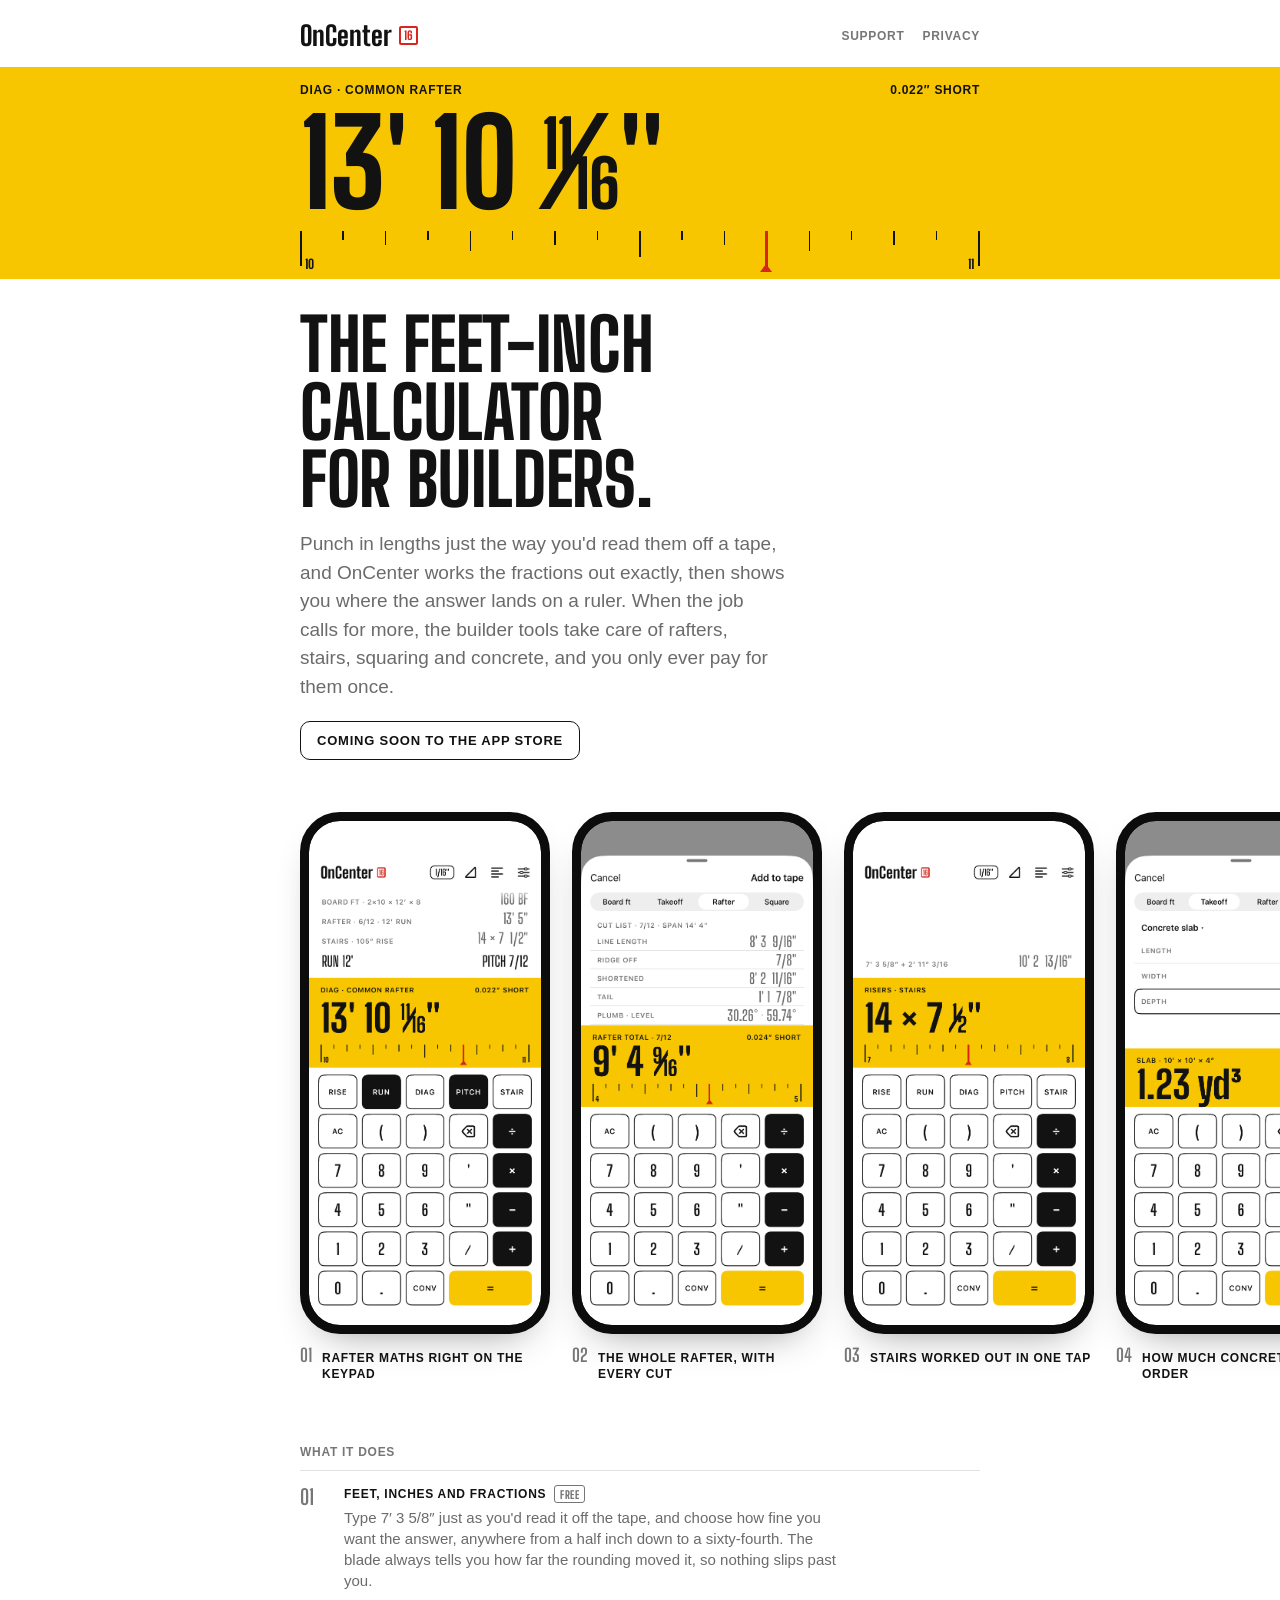
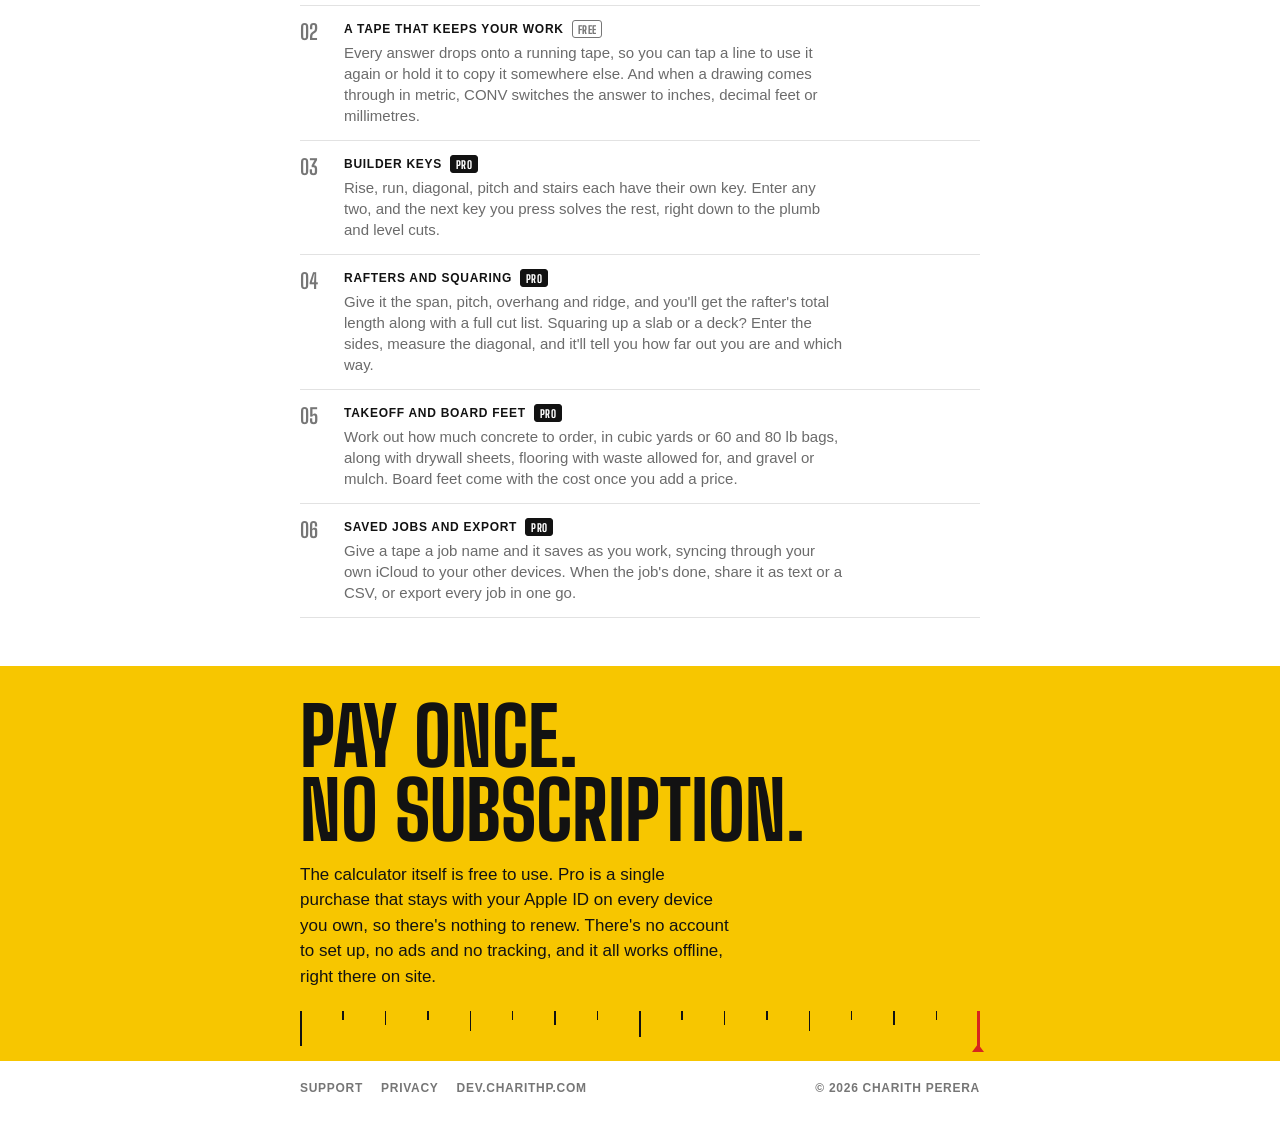
<file: index.html>
<!DOCTYPE html>
<html lang="en">
<head>
  <meta charset="UTF-8">
  <meta name="viewport" content="width=device-width, initial-scale=1.0">
  <title>OnCenter — Feet &amp; Inch Calculator for Builders</title>
  <meta name="description" content="OnCenter is a feet-inch-fraction calculator for builders. Exact fractions, proved on the ruler. Rafters, stairs, squaring, board feet and concrete takeoff. Pay once, no subscription.">
  <meta property="og:title" content="OnCenter — Feet &amp; Inch Calculator for Builders">
  <meta property="og:description" content="Exact fractions, proved on the ruler. Rafters, stairs and takeoff. Pay once, no subscription.">
  <meta property="og:type" content="website">
  <meta name="theme-color" content="#F7C600">
  <link rel="icon" href="data:image/svg+xml,%3Csvg%20xmlns='http://www.w3.org/2000/svg'%20viewBox='0%200%2032%2032'%3E%3Crect%20width='32'%20height='32'%20rx='7'%20fill='%23F7C600'/%3E%3Crect%20x='5'%20y='5'%20width='14'%20height='11'%20rx='1'%20fill='none'%20stroke='%23D7261E'%20stroke-width='2'/%3E%3Cpath%20d='M6%2032V24M11%2032V27M16%2032V24M21%2032V27M26%2032V24'%20stroke='%23121212'%20stroke-width='2'/%3E%3C/svg%3E">
  <link rel="preconnect" href="https://fonts.googleapis.com">
  <link rel="preconnect" href="https://fonts.gstatic.com" crossorigin>
  <link href="https://fonts.googleapis.com/css2?family=Big+Shoulders+Display:wght@600;700;800&display=swap" rel="stylesheet">
  <link rel="stylesheet" href="styles.css">
</head>
<body>
  <header class="wrap top">
    <a class="wordmark" href="index.html" aria-label="OnCenter">OnCenter<span class="badge" aria-hidden="true">16</span></a>
    <nav aria-label="Site">
      <a href="support.html">Support</a>
      <a href="privacy.html">Privacy</a>
    </nav>
  </header>

  <!-- The hero is the app's blade, full-bleed: one answer and the ruler that proves it. -->
  <section class="blade" aria-label="An example answer: a common rafter of 13 feet 10 and 11 sixteenths inches, marked on the ruler">
    <div class="wrap">
      <div class="line"><span>Diag · common rafter</span><span>0.022″ short</span></div>
      <div class="answer" aria-hidden="true">13′ 10 <span class="num-top">11</span>⁄<span class="num-bottom">16</span>″</div>
      <div class="ruler" aria-hidden="true" data-from="10" data-tick="11"></div>
    </div>
  </section>

  <main>
    <section class="wrap intro">
      <h1>The feet-inch calculator for builders.</h1>
      <p class="lead">Punch in lengths just the way you'd read them off a tape, and OnCenter works the fractions out exactly, then shows you where the answer lands on a ruler. When the job calls for more, the builder tools take care of rafters, stairs, squaring and concrete, and you only ever pay for them once.</p>
      <span class="soon">Coming soon to the App Store</span>
    </section>

    <!-- The tape: the app's screens in a row, read left to right like a tape measure. -->
    <section class="screens" aria-label="Screens from the app">
      <div class="strip">
        <figure>
          <div class="phone"><picture><source srcset="screenshots/01-calculator-dark.png" media="(prefers-color-scheme: dark)"><img src="screenshots/01-calculator.png" alt="The OnCenter calculator: a tape of board feet, rafter and stair answers above the yellow blade, which reads 13 feet 10 and 11 sixteenths inches with the red tick on the ruler, over the builder keys and keypad" loading="eager" width="1206" height="2622"></picture></div>
          <figcaption><span class="n">01</span>Rafter maths right on the keypad</figcaption>
        </figure>
        <figure>
          <div class="phone"><picture><source srcset="screenshots/02-rafter-dark.png" media="(prefers-color-scheme: dark)"><img src="screenshots/02-rafter.png" alt="The Rafter calculator's cut list for a 7/12 pitch over a 14 foot 4 inch span: line length, ridge off, shortened length, tail, and plumb and level cut angles, with the rafter total of 9 feet 4 and 9 sixteenths inches on the blade" loading="lazy" width="1206" height="2622"></picture></div>
          <figcaption><span class="n">02</span>The whole rafter, with every cut</figcaption>
        </figure>
        <figure>
          <div class="phone"><picture><source srcset="screenshots/03-stairs-dark.png" media="(prefers-color-scheme: dark)"><img src="screenshots/03-stairs.png" alt="A fraction sum on the tape, 7 feet 3 and 5 eighths plus 2 feet 11 and 3 sixteenths equals 10 feet 2 and 13 sixteenths, and the blade showing 14 risers of 7 and a half inches" loading="lazy" width="1206" height="2622"></picture></div>
          <figcaption><span class="n">03</span>Stairs worked out in one tap</figcaption>
        </figure>
        <figure>
          <div class="phone"><picture><source srcset="screenshots/04-takeoff-dark.png" media="(prefers-color-scheme: dark)"><img src="screenshots/04-takeoff.png" alt="The Takeoff calculator for a 10 by 10 foot concrete slab 4 inches deep: 1.23 cubic yards, or 56 eighty-pound bags" loading="lazy" width="1206" height="2622"></picture></div>
          <figcaption><span class="n">04</span>How much concrete to order</figcaption>
        </figure>
      </div>
    </section>

    <section class="wrap ledger" aria-labelledby="what">
      <h2 id="what" class="label">What it does</h2>
      <ol>
        <li>
          <span class="n">01</span>
          <div><b>Feet, inches and fractions <em class="tag">Free</em></b>
          <span>Type 7′ 3 5/8″ just as you'd read it off the tape, and choose how fine you want the answer, anywhere from a half inch down to a sixty-fourth. The blade always tells you how far the rounding moved it, so nothing slips past you.</span></div>
        </li>
        <li>
          <span class="n">02</span>
          <div><b>A tape that keeps your work <em class="tag">Free</em></b>
          <span>Every answer drops onto a running tape, so you can tap a line to use it again or hold it to copy it somewhere else. And when a drawing comes through in metric, CONV switches the answer to inches, decimal feet or millimetres.</span></div>
        </li>
        <li>
          <span class="n">03</span>
          <div><b>Builder keys <em class="tag pro">Pro</em></b>
          <span>Rise, run, diagonal, pitch and stairs each have their own key. Enter any two, and the next key you press solves the rest, right down to the plumb and level cuts.</span></div>
        </li>
        <li>
          <span class="n">04</span>
          <div><b>Rafters and squaring <em class="tag pro">Pro</em></b>
          <span>Give it the span, pitch, overhang and ridge, and you'll get the rafter's total length along with a full cut list. Squaring up a slab or a deck? Enter the sides, measure the diagonal, and it'll tell you how far out you are and which way.</span></div>
        </li>
        <li>
          <span class="n">05</span>
          <div><b>Takeoff and board feet <em class="tag pro">Pro</em></b>
          <span>Work out how much concrete to order, in cubic yards or 60 and 80 lb bags, along with drywall sheets, flooring with waste allowed for, and gravel or mulch. Board feet come with the cost once you add a price.</span></div>
        </li>
        <li>
          <span class="n">06</span>
          <div><b>Saved jobs and export <em class="tag pro">Pro</em></b>
          <span>Give a tape a job name and it saves as you work, syncing through your own iCloud to your other devices. When the job's done, share it as text or a CSV, or export every job in one go.</span></div>
        </li>
      </ol>
    </section>

    <!-- The price callout: the paywall's promise, with no figure (the price is StoreKit's, local to each store). -->
    <section class="paid" aria-labelledby="paid">
      <div class="wrap">
        <h2 id="paid">Pay once.<br>No subscription.</h2>
        <p>The calculator itself is free to use. Pro is a single purchase that stays with your Apple ID on every device you own, so there's nothing to renew. There's no account to set up, no ads and no tracking, and it all works offline, right there on site.</p>
        <!-- The tick at 16/16, Settings' "Paid in full": no numerals, as there. -->
        <div class="ruler" aria-hidden="true" data-from="0" data-tick="16" data-numbers="false"></div>
      </div>
    </section>
  </main>

  <footer>
    <div class="wrap">
      <nav aria-label="Footer">
        <a href="support.html">Support</a>
        <a href="privacy.html">Privacy</a>
        <a href="https://dev.charithp.com">dev.charithp.com</a>
      </nav>
      <span>© 2026 Charith Perera</span>
    </div>
  </footer>

  <script>
    // Each ruler: one inch in sixteenths from data-from, the red tick at
    // data-tick sixteenths. Heights as the app draws them (RulerStrip):
    // whole, half, quarter, eighth, sixteenth.
    document.querySelectorAll('.ruler').forEach(function (ruler) {
      var from = Number(ruler.dataset.from), tick = Number(ruler.dataset.tick);
      var heights = [0.88, 0.22, 0.36, 0.22, 0.5, 0.22, 0.36, 0.22, 0.66, 0.22, 0.36, 0.22, 0.5, 0.22, 0.36, 0.22, 0.88];
      heights.forEach(function (h, i) {
        var t = document.createElement('span');
        t.className = 'tick';
        t.style.left = 'calc(' + (i / 16 * 100) + '% - ' + (i / 16 * 2) + 'px)';
        t.style.height = (h * 100) + '%';
        if (i === 0 || i === 16) t.style.width = '2px';
        ruler.appendChild(t);
      });
      if (ruler.dataset.numbers !== 'false') {
        var left = document.createElement('span');
        left.className = 'num'; left.textContent = from; left.style.left = '5px';
        var right = document.createElement('span');
        right.className = 'num'; right.textContent = from + 1; right.style.right = '6px';
        ruler.append(left, right);
      }
      var mark = document.createElement('span');
      mark.className = 'mark';
      mark.style.left = 'calc(' + (tick / 16 * 100) + '% - ' + (tick / 16 * 2 + 0.5) + 'px)';
      ruler.append(mark);
    });
  </script>
</body>
</html>
</file>
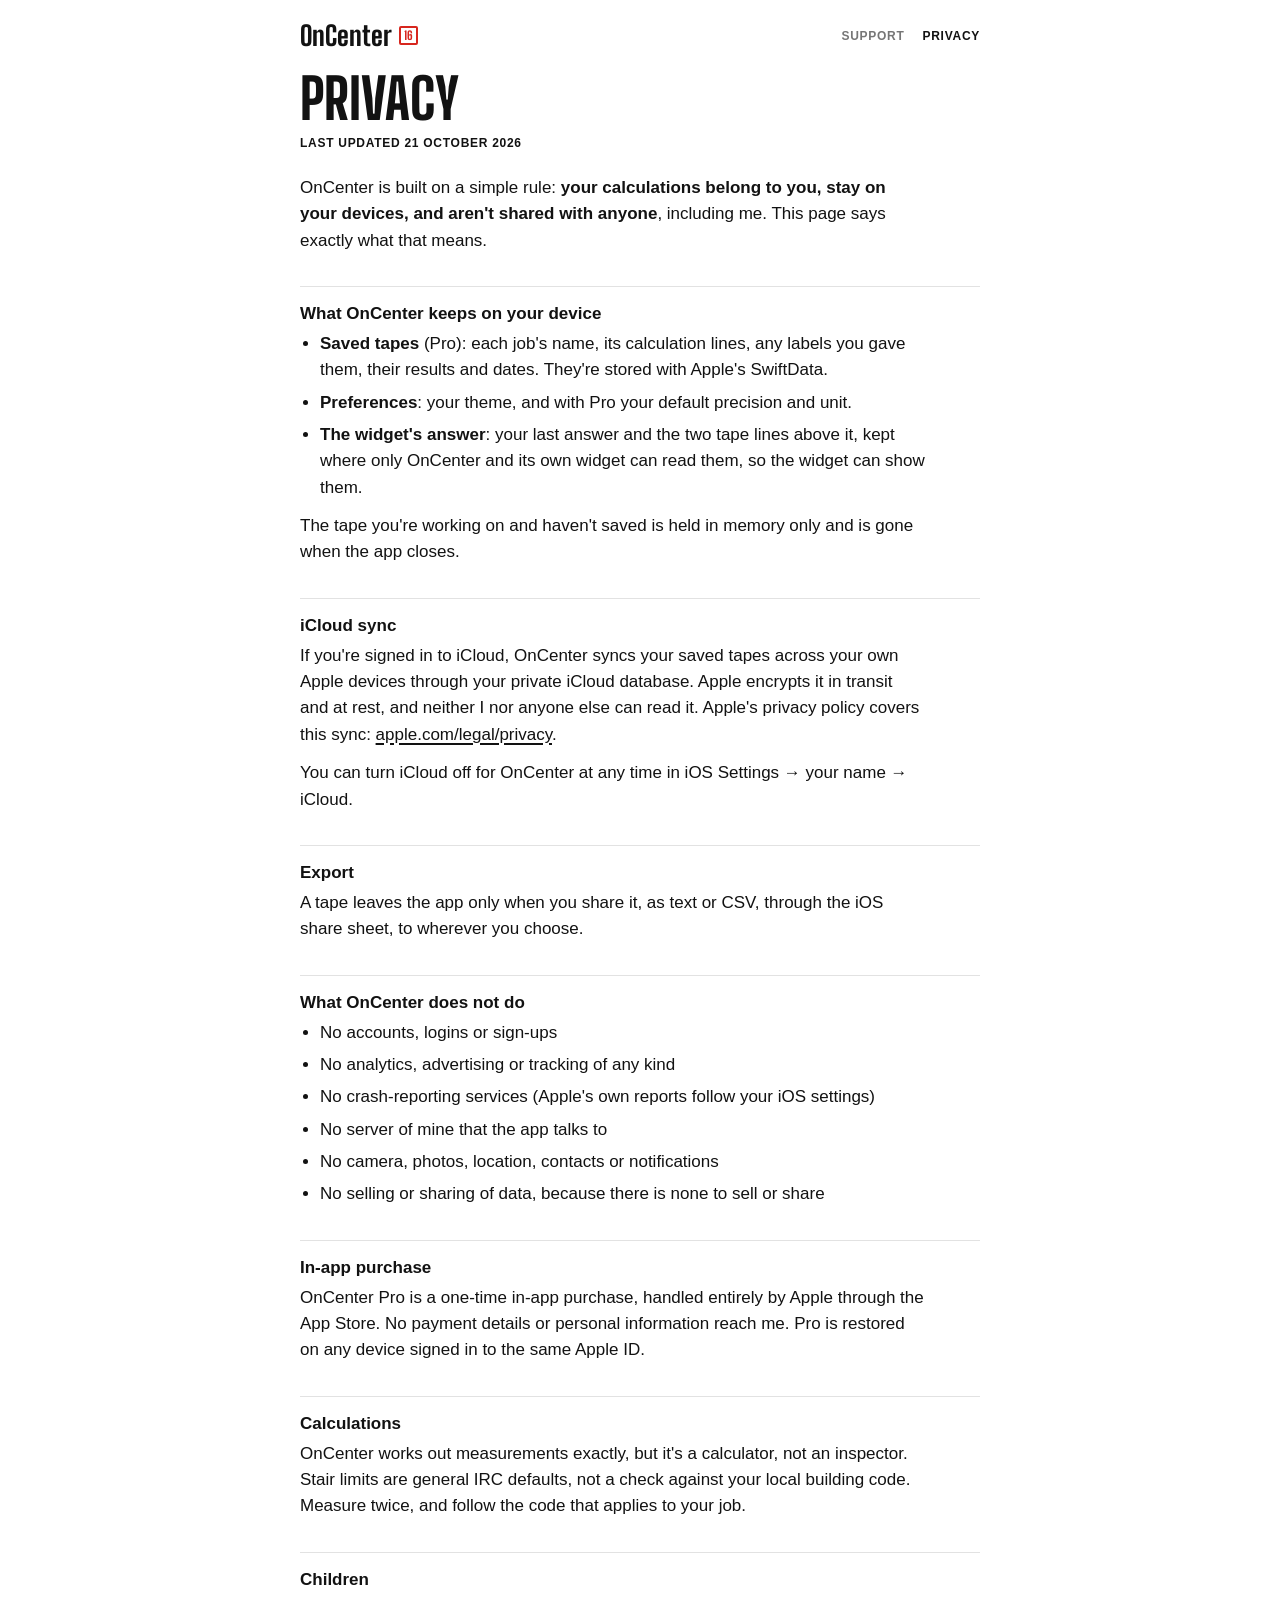
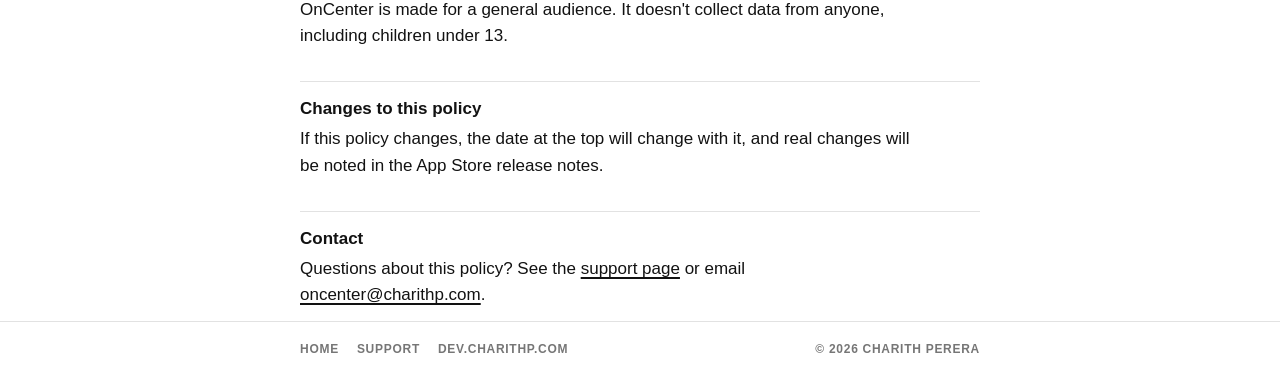
<file: privacy.html>
<!DOCTYPE html>
<html lang="en">
<head>
  <meta charset="UTF-8">
  <meta name="viewport" content="width=device-width, initial-scale=1.0">
  <title>Privacy Policy — OnCenter</title>
  <meta name="description" content="OnCenter's privacy policy: your tapes stay on your device and in your own iCloud. No account, no analytics, no tracking.">
  <link rel="icon" href="data:image/svg+xml,%3Csvg%20xmlns='http://www.w3.org/2000/svg'%20viewBox='0%200%2032%2032'%3E%3Crect%20width='32'%20height='32'%20rx='7'%20fill='%23F7C600'/%3E%3Crect%20x='5'%20y='5'%20width='14'%20height='11'%20rx='1'%20fill='none'%20stroke='%23D7261E'%20stroke-width='2'/%3E%3Cpath%20d='M6%2032V24M11%2032V27M16%2032V24M21%2032V27M26%2032V24'%20stroke='%23121212'%20stroke-width='2'/%3E%3C/svg%3E">
  <link rel="preconnect" href="https://fonts.googleapis.com">
  <link rel="preconnect" href="https://fonts.gstatic.com" crossorigin>
  <link href="https://fonts.googleapis.com/css2?family=Big+Shoulders+Display:wght@600;700;800&display=swap" rel="stylesheet">
  <link rel="stylesheet" href="styles.css">
</head>
<body>
  <header class="wrap top">
    <a class="wordmark" href="index.html" aria-label="OnCenter home">OnCenter<span class="badge" aria-hidden="true">16</span></a>
    <nav aria-label="Site">
      <a href="support.html">Support</a>
      <a href="privacy.html" aria-current="page">Privacy</a>
    </nav>
  </header>

  <main class="wrap doc">
    <h1>Privacy</h1>
    <p class="updated label">Last updated 21 October 2026</p>

    <p>OnCenter is built on a simple rule: <strong>your calculations belong to you, stay on your devices, and aren't shared with anyone</strong>, including me. This page says exactly what that means.</p>

    <h2>What OnCenter keeps on your device</h2>
    <ul>
      <li><strong>Saved tapes</strong> (Pro): each job's name, its calculation lines, any labels you gave them, their results and dates. They're stored with Apple's SwiftData.</li>
      <li><strong>Preferences</strong>: your theme, and with Pro your default precision and unit.</li>
      <li><strong>The widget's answer</strong>: your last answer and the two tape lines above it, kept where only OnCenter and its own widget can read them, so the widget can show them.</li>
    </ul>
    <p>The tape you're working on and haven't saved is held in memory only and is gone when the app closes.</p>

    <h2>iCloud sync</h2>
    <p>If you're signed in to iCloud, OnCenter syncs your saved tapes across your own Apple devices through your private iCloud database. Apple encrypts it in transit and at rest, and neither I nor anyone else can read it. Apple's privacy policy covers this sync: <a href="https://www.apple.com/legal/privacy/">apple.com/legal/privacy</a>.</p>
    <p>You can turn iCloud off for OnCenter at any time in iOS Settings → your name → iCloud.</p>

    <h2>Export</h2>
    <p>A tape leaves the app only when you share it, as text or CSV, through the iOS share sheet, to wherever you choose.</p>

    <h2>What OnCenter does not do</h2>
    <ul>
      <li>No accounts, logins or sign-ups</li>
      <li>No analytics, advertising or tracking of any kind</li>
      <li>No crash-reporting services (Apple's own reports follow your iOS settings)</li>
      <li>No server of mine that the app talks to</li>
      <li>No camera, photos, location, contacts or notifications</li>
      <li>No selling or sharing of data, because there is none to sell or share</li>
    </ul>

    <h2>In-app purchase</h2>
    <p>OnCenter Pro is a one-time in-app purchase, handled entirely by Apple through the App Store. No payment details or personal information reach me. Pro is restored on any device signed in to the same Apple ID.</p>

    <h2>Calculations</h2>
    <p>OnCenter works out measurements exactly, but it's a calculator, not an inspector. Stair limits are general IRC defaults, not a check against your local building code. Measure twice, and follow the code that applies to your job.</p>

    <h2>Children</h2>
    <p>OnCenter is made for a general audience. It doesn't collect data from anyone, including children under 13.</p>

    <h2>Changes to this policy</h2>
    <p>If this policy changes, the date at the top will change with it, and real changes will be noted in the App Store release notes.</p>

    <h2>Contact</h2>
    <p>Questions about this policy? See the <a href="support.html">support page</a> or email <a href="mailto:oncenter@charithp.com">oncenter@charithp.com</a>.</p>
  </main>

  <footer>
    <div class="wrap">
      <nav aria-label="Footer">
        <a href="index.html">Home</a>
        <a href="support.html">Support</a>
        <a href="https://dev.charithp.com">dev.charithp.com</a>
      </nav>
      <span>© 2026 Charith Perera</span>
    </div>
  </footer>
</body>
</html>
</file>
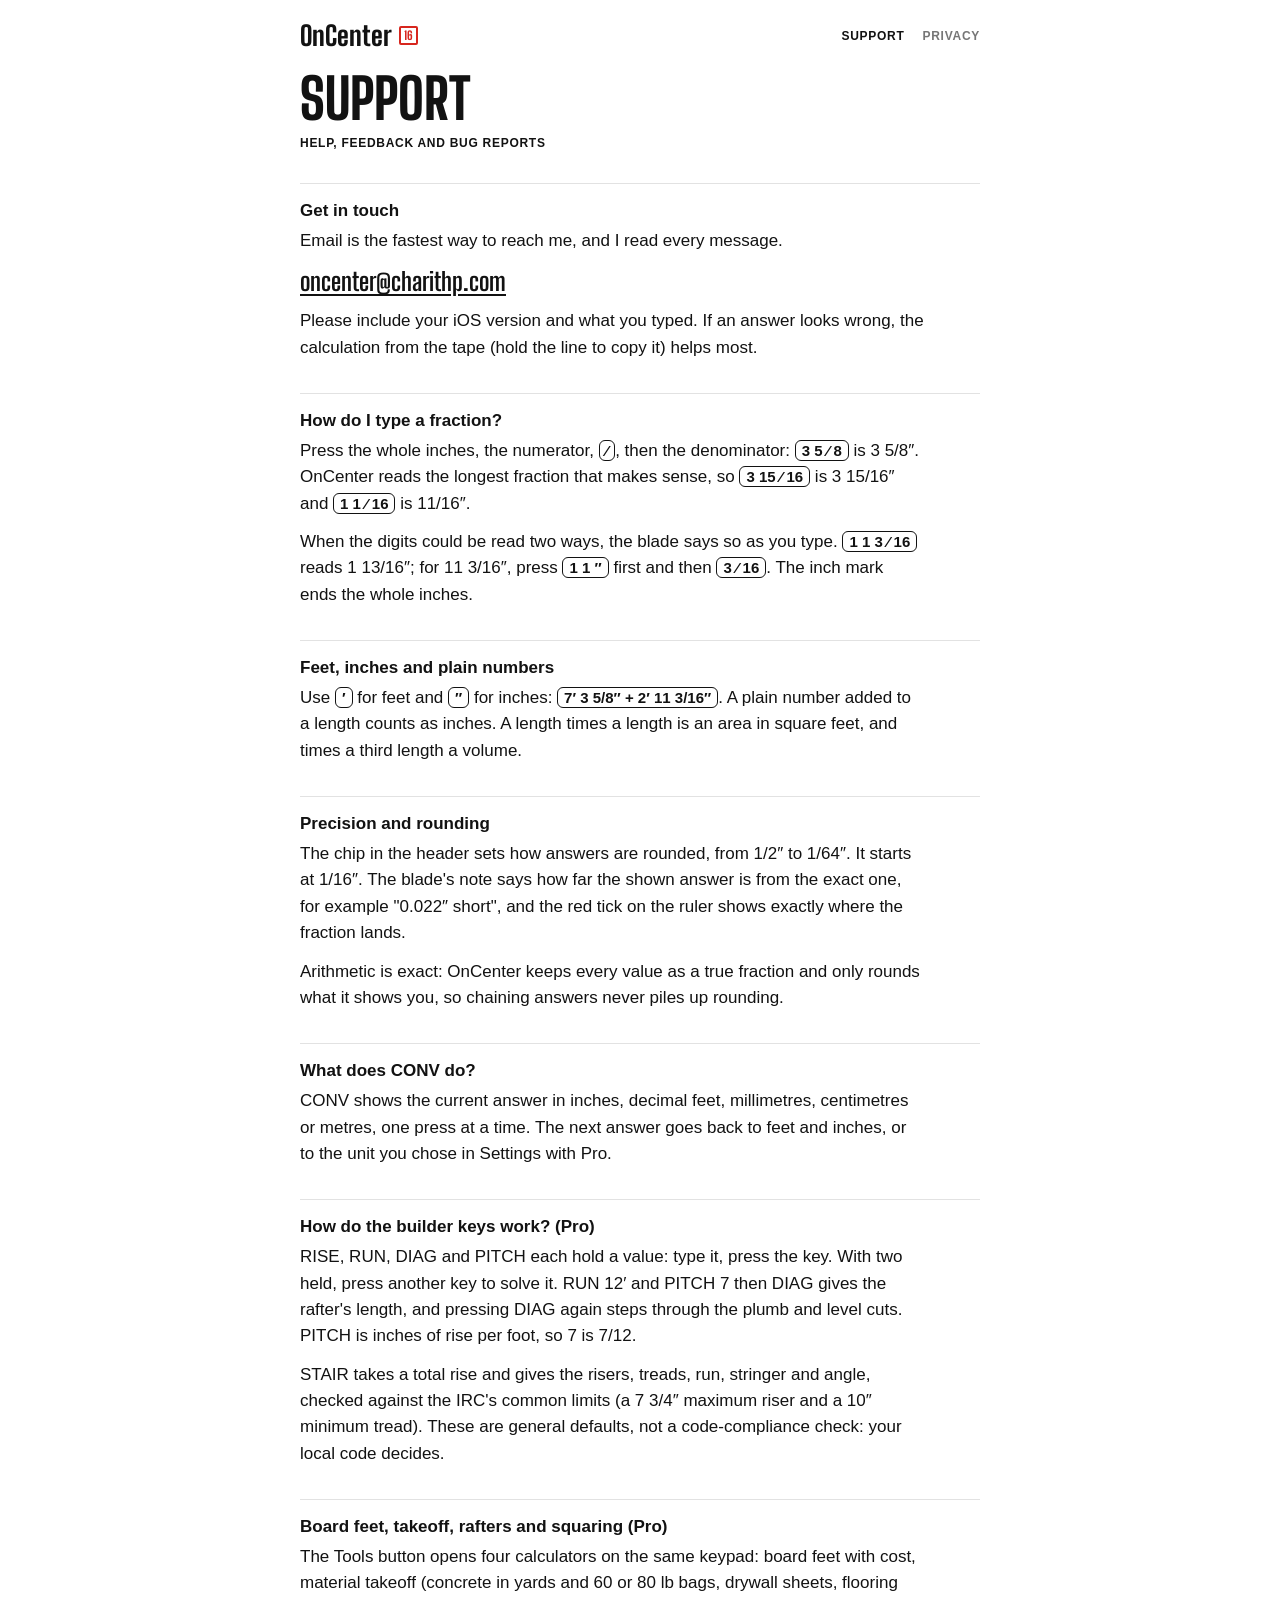
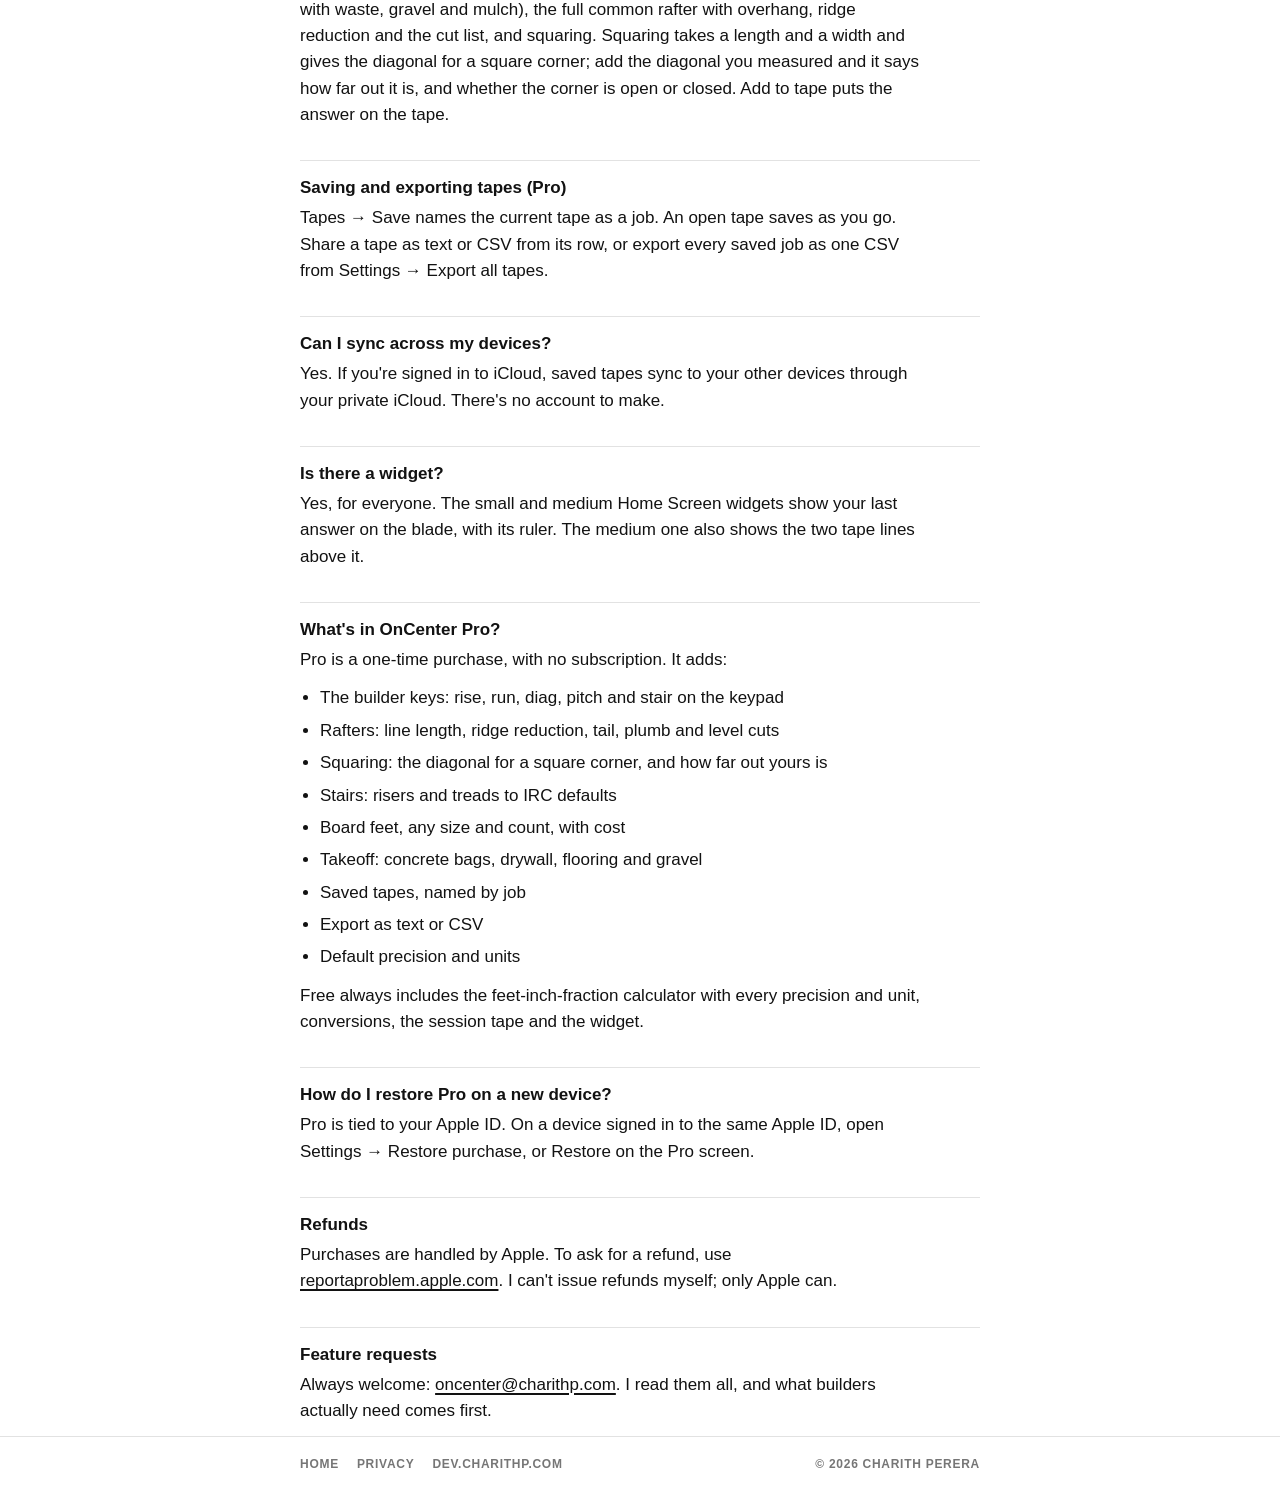
<file: support.html>
<!DOCTYPE html>
<html lang="en">
<head>
  <meta charset="UTF-8">
  <meta name="viewport" content="width=device-width, initial-scale=1.0">
  <title>Support — OnCenter</title>
  <meta name="description" content="Help with OnCenter, the feet-inch calculator for builders: typing fractions, precision and rounding, builder keys, saved tapes and restoring Pro.">
  <link rel="icon" href="data:image/svg+xml,%3Csvg%20xmlns='http://www.w3.org/2000/svg'%20viewBox='0%200%2032%2032'%3E%3Crect%20width='32'%20height='32'%20rx='7'%20fill='%23F7C600'/%3E%3Crect%20x='5'%20y='5'%20width='14'%20height='11'%20rx='1'%20fill='none'%20stroke='%23D7261E'%20stroke-width='2'/%3E%3Cpath%20d='M6%2032V24M11%2032V27M16%2032V24M21%2032V27M26%2032V24'%20stroke='%23121212'%20stroke-width='2'/%3E%3C/svg%3E">
  <link rel="preconnect" href="https://fonts.googleapis.com">
  <link rel="preconnect" href="https://fonts.gstatic.com" crossorigin>
  <link href="https://fonts.googleapis.com/css2?family=Big+Shoulders+Display:wght@600;700;800&display=swap" rel="stylesheet">
  <link rel="stylesheet" href="styles.css">
</head>
<body>
  <header class="wrap top">
    <a class="wordmark" href="index.html" aria-label="OnCenter home">OnCenter<span class="badge" aria-hidden="true">16</span></a>
    <nav aria-label="Site">
      <a href="support.html" aria-current="page">Support</a>
      <a href="privacy.html">Privacy</a>
    </nav>
  </header>

  <main class="wrap doc">
    <h1>Support</h1>
    <p class="updated label">Help, feedback and bug reports</p>

    <h2>Get in touch</h2>
    <p>Email is the fastest way to reach me, and I read every message.</p>
    <p class="email"><a href="mailto:oncenter@charithp.com?subject=OnCenter%20Support">oncenter@charithp.com</a></p>
    <p>Please include your iOS version and what you typed. If an answer looks wrong, the calculation from the tape (hold the line to copy it) helps most.</p>

    <h2>How do I type a fraction?</h2>
    <p>Press the whole inches, the numerator, <code>⁄</code>, then the denominator: <code>3 5 ⁄ 8</code> is 3 5/8″. OnCenter reads the longest fraction that makes sense, so <code>3 15 ⁄ 16</code> is 3 15/16″ and <code>1 1 ⁄ 16</code> is 11/16″.</p>
    <p>When the digits could be read two ways, the blade says so as you type. <code>1 1 3 ⁄ 16</code> reads 1 13/16″; for 11 3/16″, press <code>1 1 ″</code> first and then <code>3 ⁄ 16</code>. The inch mark ends the whole inches.</p>

    <h2>Feet, inches and plain numbers</h2>
    <p>Use <code>′</code> for feet and <code>″</code> for inches: <code>7′ 3 5/8″ + 2′ 11 3/16″</code>. A plain number added to a length counts as inches. A length times a length is an area in square feet, and times a third length a volume.</p>

    <h2>Precision and rounding</h2>
    <p>The chip in the header sets how answers are rounded, from 1/2″ to 1/64″. It starts at 1/16″. The blade's note says how far the shown answer is from the exact one, for example "0.022″ short", and the red tick on the ruler shows exactly where the fraction lands.</p>
    <p>Arithmetic is exact: OnCenter keeps every value as a true fraction and only rounds what it shows you, so chaining answers never piles up rounding.</p>

    <h2>What does CONV do?</h2>
    <p>CONV shows the current answer in inches, decimal feet, millimetres, centimetres or metres, one press at a time. The next answer goes back to feet and inches, or to the unit you chose in Settings with Pro.</p>

    <h2>How do the builder keys work? (Pro)</h2>
    <p>RISE, RUN, DIAG and PITCH each hold a value: type it, press the key. With two held, press another key to solve it. RUN 12′ and PITCH 7 then DIAG gives the rafter's length, and pressing DIAG again steps through the plumb and level cuts. PITCH is inches of rise per foot, so 7 is 7/12.</p>
    <p>STAIR takes a total rise and gives the risers, treads, run, stringer and angle, checked against the IRC's common limits (a 7 3/4″ maximum riser and a 10″ minimum tread). These are general defaults, not a code-compliance check: your local code decides.</p>

    <h2>Board feet, takeoff, rafters and squaring (Pro)</h2>
    <p>The Tools button opens four calculators on the same keypad: board feet with cost, material takeoff (concrete in yards and 60 or 80 lb bags, drywall sheets, flooring with waste, gravel and mulch), the full common rafter with overhang, ridge reduction and the cut list, and squaring. Squaring takes a length and a width and gives the diagonal for a square corner; add the diagonal you measured and it says how far out it is, and whether the corner is open or closed. Add to tape puts the answer on the tape.</p>

    <h2>Saving and exporting tapes (Pro)</h2>
    <p>Tapes → Save names the current tape as a job. An open tape saves as you go. Share a tape as text or CSV from its row, or export every saved job as one CSV from Settings → Export all tapes.</p>

    <h2>Can I sync across my devices?</h2>
    <p>Yes. If you're signed in to iCloud, saved tapes sync to your other devices through your private iCloud. There's no account to make.</p>

    <h2>Is there a widget?</h2>
    <p>Yes, for everyone. The small and medium Home Screen widgets show your last answer on the blade, with its ruler. The medium one also shows the two tape lines above it.</p>

    <h2>What's in OnCenter Pro?</h2>
    <p>Pro is a one-time purchase, with no subscription. It adds:</p>
    <ul>
      <li>The builder keys: rise, run, diag, pitch and stair on the keypad</li>
      <li>Rafters: line length, ridge reduction, tail, plumb and level cuts</li>
      <li>Squaring: the diagonal for a square corner, and how far out yours is</li>
      <li>Stairs: risers and treads to IRC defaults</li>
      <li>Board feet, any size and count, with cost</li>
      <li>Takeoff: concrete bags, drywall, flooring and gravel</li>
      <li>Saved tapes, named by job</li>
      <li>Export as text or CSV</li>
      <li>Default precision and units</li>
    </ul>
    <p>Free always includes the feet-inch-fraction calculator with every precision and unit, conversions, the session tape and the widget.</p>

    <h2>How do I restore Pro on a new device?</h2>
    <p>Pro is tied to your Apple ID. On a device signed in to the same Apple ID, open Settings → Restore purchase, or Restore on the Pro screen.</p>

    <h2>Refunds</h2>
    <p>Purchases are handled by Apple. To ask for a refund, use <a href="https://reportaproblem.apple.com">reportaproblem.apple.com</a>. I can't issue refunds myself; only Apple can.</p>

    <h2>Feature requests</h2>
    <p>Always welcome: <a href="mailto:oncenter@charithp.com?subject=OnCenter%20Feature%20Idea">oncenter@charithp.com</a>. I read them all, and what builders actually need comes first.</p>
  </main>

  <footer>
    <div class="wrap">
      <nav aria-label="Footer">
        <a href="index.html">Home</a>
        <a href="privacy.html">Privacy</a>
        <a href="https://dev.charithp.com">dev.charithp.com</a>
      </nav>
      <span>© 2026 Charith Perera</span>
    </div>
  </footer>
</body>
</html>
</file>
<file: styles.css>
/* OnCenter's site: the app's tape-blade identity on the web.
   Tokens mirror OnCenter/Shared/Design/DesignSystem.swift (DESIGN.md Part 1).
   Ink on white, one yellow blade band, the red only as the 16 badge and the
   ruler's tick. Links are ink, never blue (DESIGN.md, Don't). */

:root {
  --page: #FFFFFF;
  --ink: #121212;
  --muted: #6B6B6B;
  --label: #767676;
  --rule: #E2E2E2;
  --blade: #F7C600;
  --on-blade: #121212;
  --red: #D7261E;
  --red-on-blade: #D7261E;
  --numbers: "Big Shoulders Display", "Arial Narrow", "Roboto Condensed", sans-serif;
  --sans: -apple-system, BlinkMacSystemFont, "SF Pro Text", "Helvetica Neue", Arial, sans-serif;
  color-scheme: light;
}

@media (prefers-color-scheme: dark) {
  :root:not([data-theme="light"]) {
    --page: #121212;
    --ink: #F2F2F2;
    --muted: #9A9A9A;
    --label: #7E7E7E;
    --rule: #2C2C2C;
    --red: #FF4A3D;
    color-scheme: dark;
  }
}

:root[data-theme="dark"] {
  --page: #121212;
  --ink: #F2F2F2;
  --muted: #9A9A9A;
  --label: #7E7E7E;
  --rule: #2C2C2C;
  --red: #FF4A3D;
  color-scheme: dark;
}

* { box-sizing: border-box; }

html, body { margin: 0; }

body {
  background: var(--page);
  color: var(--ink);
  font: 17px/1.55 var(--sans);
  -webkit-font-smoothing: antialiased;
}

a { color: var(--ink); text-decoration-thickness: 1.5px; text-underline-offset: 3px; }
a:hover { text-decoration-thickness: 2.5px; }

.wrap { max-width: 720px; margin: 0 auto; padding-inline: 20px; }

/* The wordmark: Big Shoulders 800 with the red-boxed 16. */
.wordmark {
  display: inline-flex; align-items: center; gap: 7px;
  font: 800 27px/1 var(--numbers); color: var(--ink); text-decoration: none;
}
.wordmark .badge {
  font: 800 12px/1 var(--numbers); color: var(--red);
  border: 2px solid var(--red); border-radius: 2px; padding: 2px 3px 1px;
}

header.top { padding-block: 22px 18px; display: flex; align-items: center; justify-content: space-between; gap: 16px; flex-wrap: wrap; }
header.top nav { display: flex; gap: 18px; font: 600 12px/1 var(--sans); letter-spacing: .06em; text-transform: uppercase; }
header.top nav a { text-decoration: none; color: var(--label); }
header.top nav a:hover, header.top nav a[aria-current] { color: var(--ink); }

.label { font: 600 12px/16px var(--sans); letter-spacing: .06em; text-transform: uppercase; color: var(--label); }

/* The blade: full-bleed yellow, one answer, its ruler. */
.blade { background: var(--blade); color: var(--on-blade); }
.blade .wrap { padding-block: 14px 8px; }
.blade .line { display: flex; justify-content: space-between; gap: 12px; font: 600 12px/18px var(--sans); letter-spacing: .06em; text-transform: uppercase; }
.blade .answer { font: 800 clamp(66px, 16vw, 120px)/1 var(--numbers); letter-spacing: -.01em; margin-top: 4px; }
/* The raised fraction, as the blade sets it: numerals at 0.55×, the
   numerator raised, the ⁄ at full size between them. */
.blade .answer .num-top, .blade .answer .num-bottom { font-size: .55em; line-height: 0; }
.blade .answer .num-top { vertical-align: .6em; }

.ruler { position: relative; height: 40px; margin-top: 8px; }
.ruler .tick { position: absolute; top: 0; width: 1.5px; background: var(--on-blade); }
.ruler .num { position: absolute; bottom: 0; font: 800 13px/1 var(--numbers); }
.ruler .mark { position: absolute; top: 0; bottom: 0; width: 3px; background: var(--red-on-blade); transform: translateX(-1px); }
.ruler .mark::after {
  content: ""; position: absolute; bottom: -1px; left: -4.5px;
  border-left: 6px solid transparent; border-right: 6px solid transparent; border-bottom: 8px solid var(--red-on-blade);
}

main { padding-block: 0 0; }

/* The headline under the blade: the one display line, as the paywall sets it. */
.intro { padding-block: 32px 8px; }
.intro h1 { font: 800 clamp(44px, 9vw, 72px)/.94 var(--numbers); text-transform: uppercase; letter-spacing: -.005em; margin: 0 0 16px; max-width: 12ch; text-wrap: balance; }
.lead { font-size: 19px; line-height: 1.5; color: var(--muted); max-width: 46ch; margin: 0 0 20px; text-wrap: pretty; }
.soon { display: inline-flex; align-items: center; gap: 10px; border: 1.5px solid var(--ink); border-radius: 10px; padding: 12px 16px; font: 600 13px/1 var(--sans); letter-spacing: .06em; text-transform: uppercase; }

/* The tape: screens in one row that runs off the edge, scrolled like a
   tape paying out. Not a gallery grid: the strip is the archetype. */
.screens { margin-block: 40px 8px; }
.strip {
  --gutter: max(20px, calc((100vw - 720px) / 2 + 20px));
  display: flex; gap: 22px; overflow-x: auto; scroll-snap-type: x mandatory;
  padding: 4px var(--gutter) 18px;
  /* Snap to the text column's edge, not the window's. */
  scroll-padding-inline: var(--gutter);
  scrollbar-width: thin;
}
.strip figure { margin: 0; flex: 0 0 min(250px, 68vw); scroll-snap-align: start; }
.phone { border: 9px solid #0C0C0C; border-radius: 40px; overflow: hidden; background: #0C0C0C; box-shadow: 0 18px 40px -22px rgba(0, 0, 0, .45); }
.phone picture, .phone img { display: block; width: 100%; height: auto; border-radius: 31px; }
/* On the dark page the near-black bezel needs a faint rim to read. */
@media (prefers-color-scheme: dark) { .phone { box-shadow: 0 0 0 1px #3A3A3A, 0 18px 40px -22px rgba(0, 0, 0, .6); } }
.strip figcaption { display: flex; gap: 10px; align-items: baseline; margin-top: 12px; font: 600 12px/16px var(--sans); letter-spacing: .06em; text-transform: uppercase; }
.strip figcaption .n { font: 700 18px/1 var(--numbers); color: var(--label); letter-spacing: 0; }

/* What it does: the paywall's numbered ledger, ruled like the tape. */
.ledger { padding-block: 36px 48px; }
.ledger h2 { margin: 0 0 10px; }
.ledger ol { list-style: none; padding: 0; margin: 0; border-top: 1px solid var(--rule); }
.ledger li { display: flex; gap: 14px; padding: 14px 0; border-bottom: 1px solid var(--rule); }
.ledger .n { flex: none; width: 30px; font: 700 21px/1.1 var(--numbers); color: var(--label); }
.ledger b { display: flex; align-items: center; gap: 8px; flex-wrap: wrap; font: 600 12px/16px var(--sans); letter-spacing: .06em; text-transform: uppercase; }
.ledger li > div > span { display: block; margin-top: 4px; color: var(--muted); font-size: 15px; line-height: 21px; max-width: 60ch; }
.tag { font: 800 11px/1 var(--numbers); font-style: normal; letter-spacing: .04em; padding: 3px 5px 2px; border: 1.5px solid var(--label); border-radius: 3px; color: var(--label); }
.tag.pro { border-color: var(--ink); background: var(--ink); color: var(--page); }

/* The promise, on the blade again: the page ends where the app keeps it. */
.paid { background: var(--blade); color: var(--on-blade); }
.paid .wrap { padding-block: 34px 10px; }
.paid h2 { font: 800 clamp(48px, 10vw, 80px)/.92 var(--numbers); text-transform: uppercase; margin: 0 0 14px; }
.paid p { margin: 0 0 22px; max-width: 46ch; font-size: 17px; line-height: 1.5; }

/* Legal and support pages. */
.doc h1 { font: 800 56px/52px var(--numbers); text-transform: uppercase; margin: 6px 0 10px; text-wrap: balance; }
.doc .updated { margin: 0 0 24px; }
.doc h2 { font: 600 17px/22px var(--sans); margin: 32px 0 6px; padding-top: 16px; border-top: 1px solid var(--rule); }
.doc p, .doc li { color: var(--ink); max-width: 66ch; }
.doc p { margin: 0 0 12px; }
.doc ul { padding-left: 20px; margin: 0 0 12px; }
.doc li { margin-bottom: 6px; }
.doc .muted { color: var(--muted); }
/* Keys and typed entries, outlined like the keypad's keys. */
.doc code { font: 600 15px/1 var(--sans); white-space: nowrap; border: 1.5px solid var(--ink); border-radius: 6px; padding: 1px 6px; }
.email { font: 700 25px/1.2 var(--numbers); }

footer { border-top: 1px solid var(--rule); }
.paid + footer, main:has(> .paid:last-child) + footer { border-top: 0; }
footer .wrap { padding-block: 18px 28px; display: flex; justify-content: space-between; gap: 16px; flex-wrap: wrap; }
footer nav { display: flex; gap: 18px; flex-wrap: wrap; }
footer, footer a { color: var(--label); font: 600 12px/18px var(--sans); letter-spacing: .06em; text-transform: uppercase; text-decoration: none; }
footer a:hover { color: var(--ink); }
</file>
